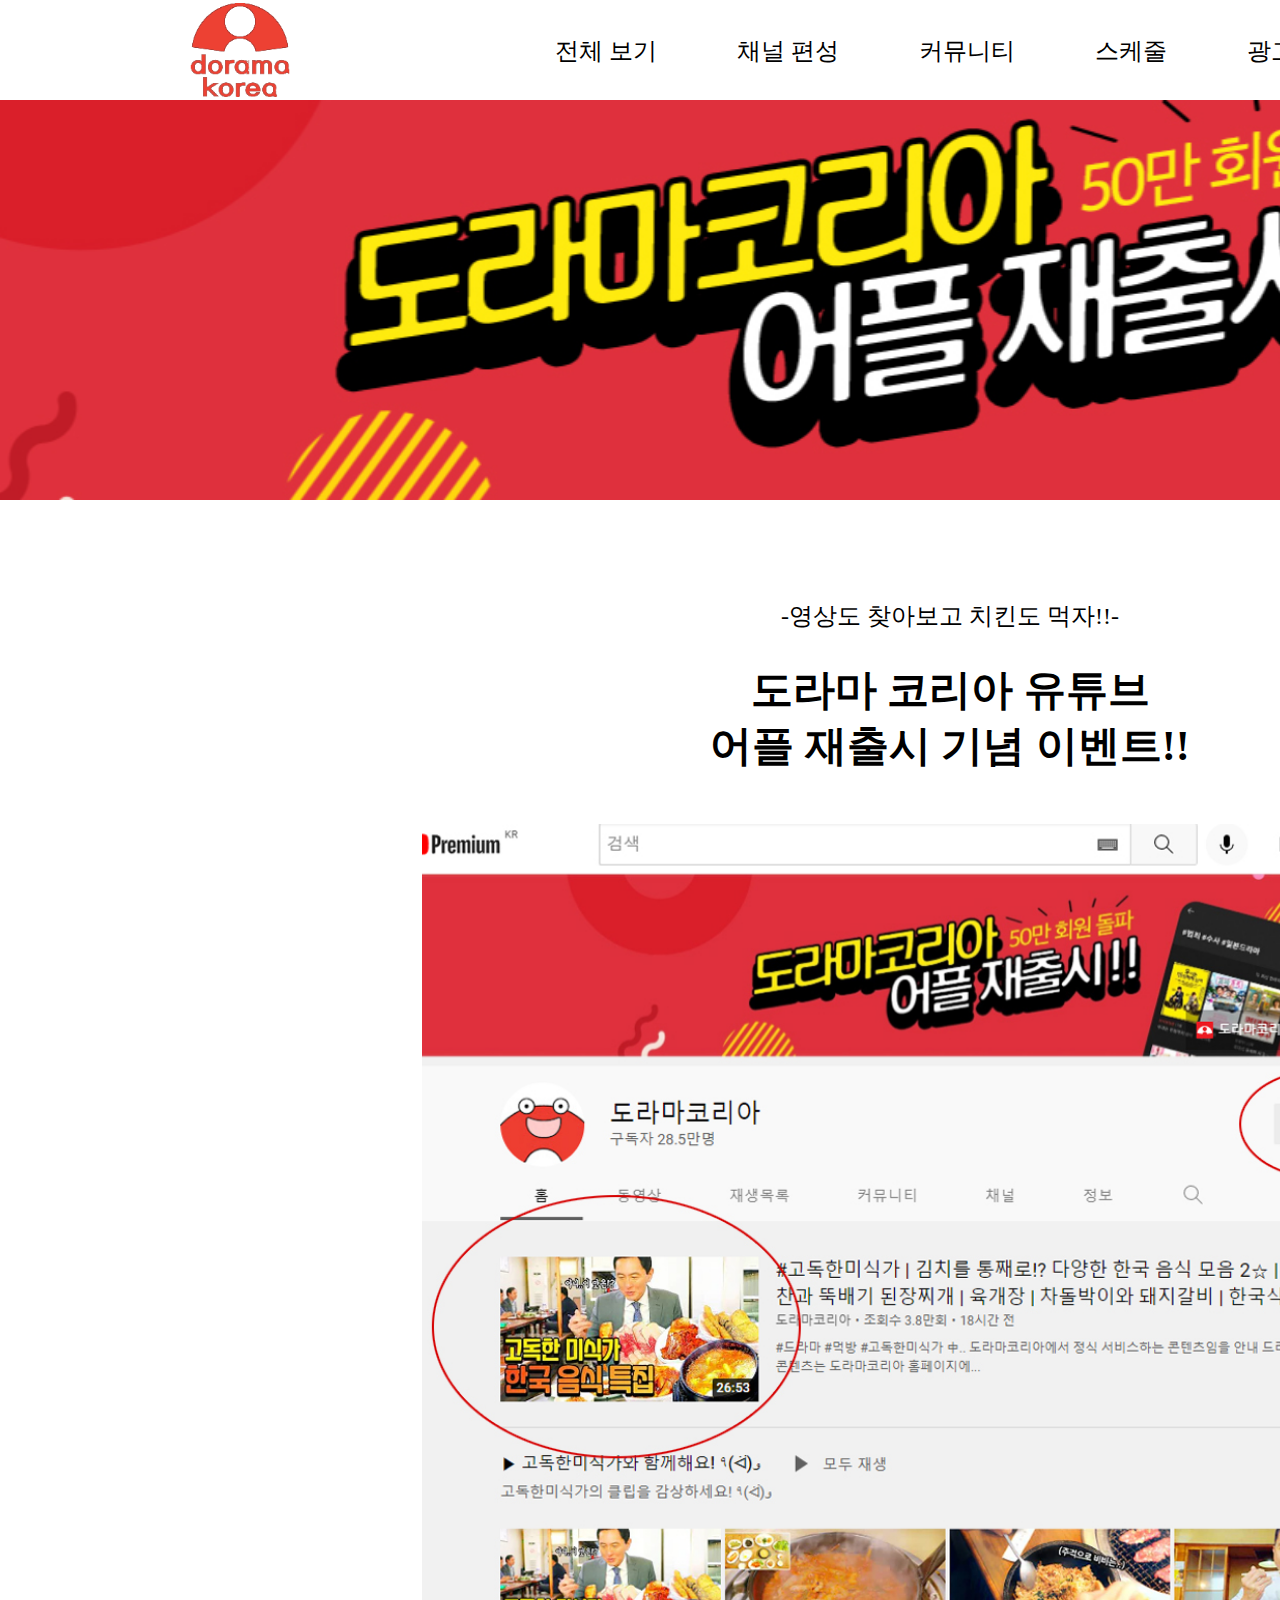
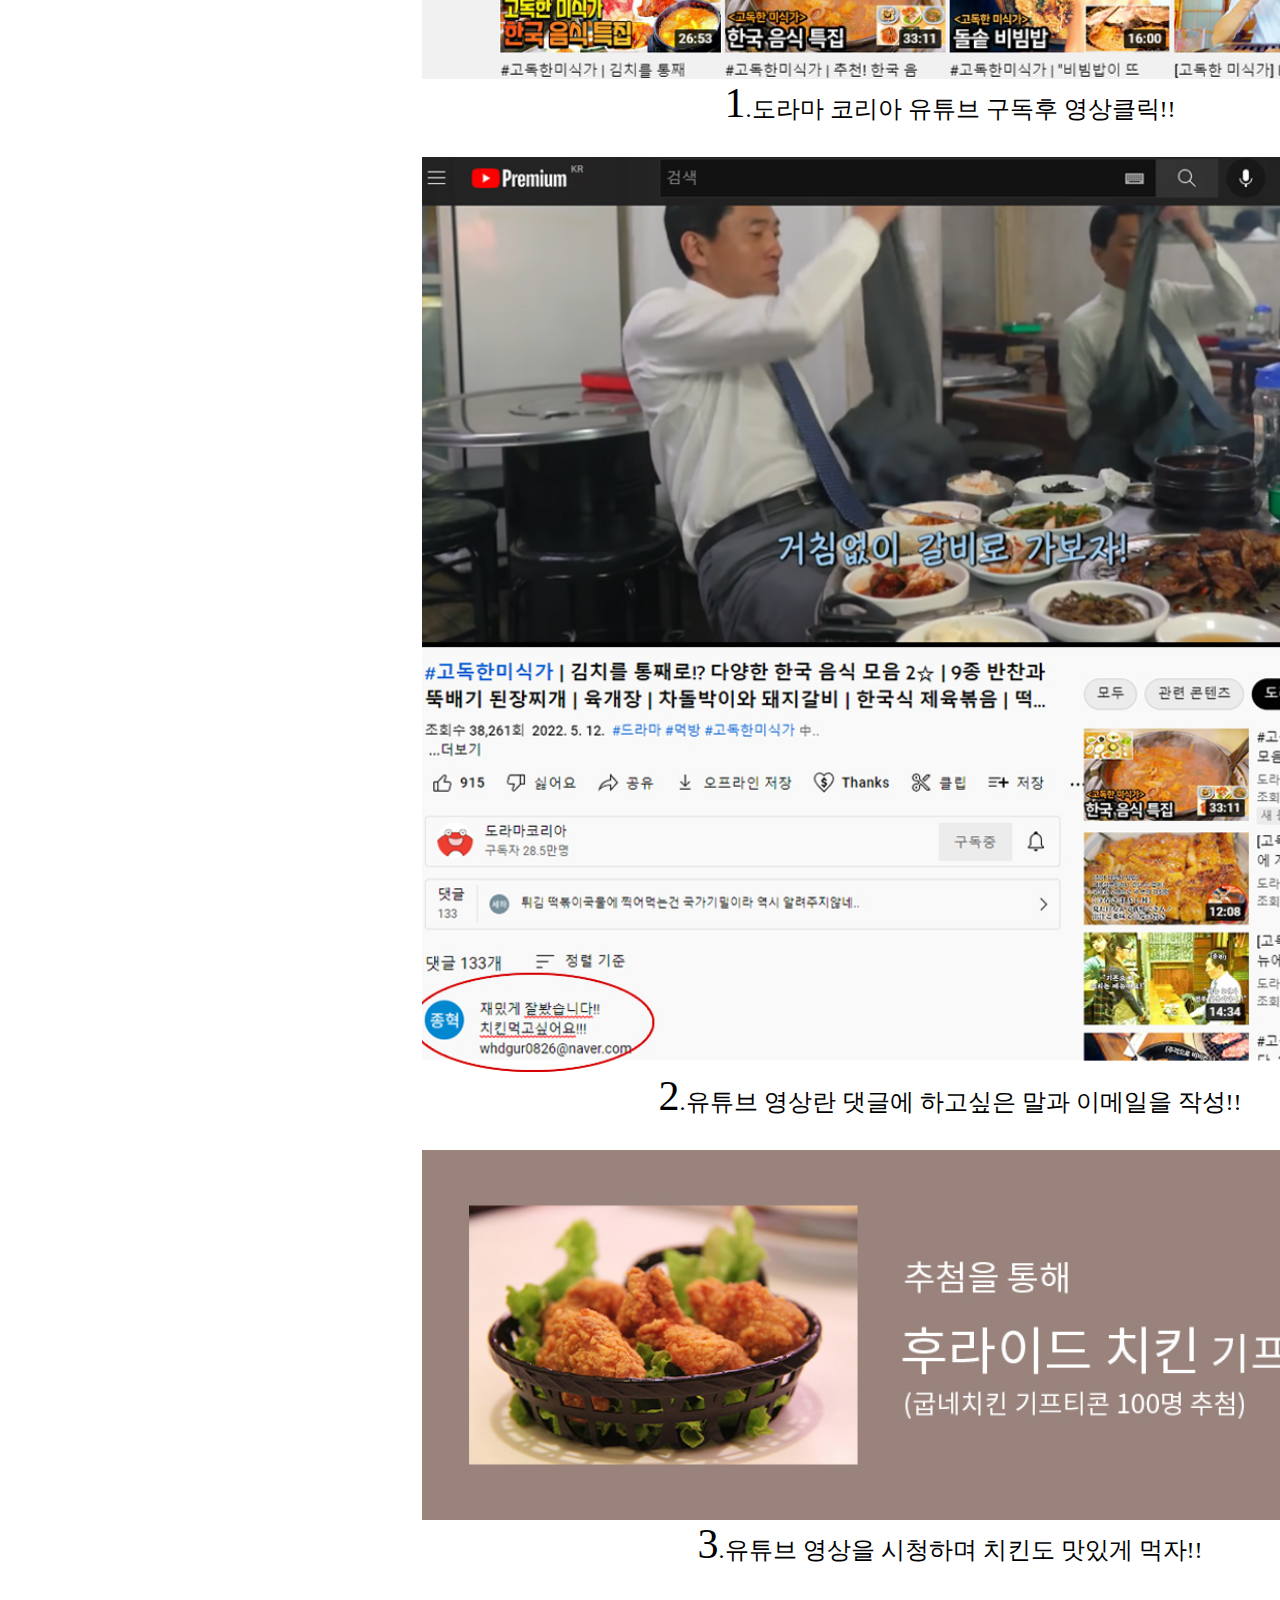
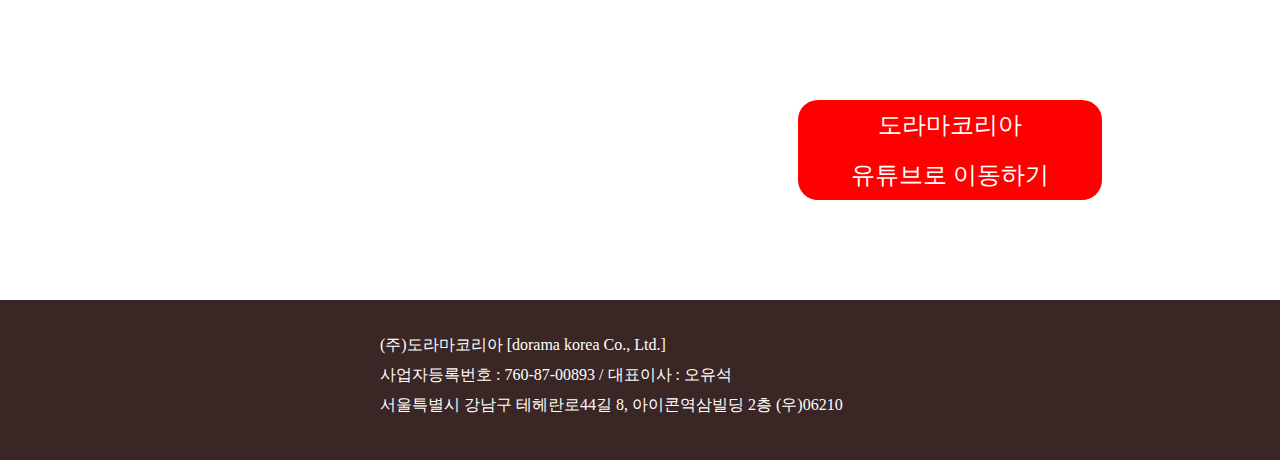
<file: event.html>
<!DOCTYPE html>
<html lang="ko" dir="ltr">
  <head>
    <meta charset="utf-8">
    <meta name="viewport" content="width=device-width">
    <title>도라마코리아 이벤트</title>
    <link rel="stylesheet" href="css/common.css">
    <link rel="stylesheet" href="css/common2.css">
    <script src="js/jquery-3.6.0.js"></script>
    <script src="js/common.js" defer></script>
  </head>
  <body>
    <header id="subHead">
      <div class="subHeadUl">
        <h1><a href="https://jonghyug.github.io/dorama/index.html">도라마코리아</a></h1>
        <ul class="subUl1">
          <li><a href="https://jonghyug.github.io/dorama/index.html">전체 보기</a></li>
          <li><a href="https://jonghyug.github.io/dorama/index.html">채널 편성</a></li>
          <li><a href="https://jonghyug.github.io/dorama/index.html">커뮤니티</a></li>
          <li><a href="https://jonghyug.github.io/dorama/index.html">스케줄</a></li>
          <li><a href="https://jonghyug.github.io/dorama/index.html">광고 / 제휴</a></li>
        </ul>
        <ul class="subUl2">
          <li><a href="https://jonghyug.github.io/dorama/index.html">로그인</a></li>
          <li><a href="https://jonghyug.github.io/dorama/index.html">회원가입</a></li>
        </ul>
      </div>
    </header>

      <header id="subHead2">
        <div class="subHeadUl2">
          <h1><a href="https://jonghyug.github.io/dorama/index.html">도라마코리아</a></h1>
        </div>
        <div class="subUl2">
          <ul class="subUl12">
            <li><a href="https://jonghyug.github.io/dorama/index.html">도라마코리아 홈</a></li>
            <li><a href="#">전체 보기</a></li>
            <li><a href="#">채널 편성</a></li>
            <li><a href="#">커뮤니티</a></li>
            <li><a href="#">스케줄</a></li>
            <li><a href="#">광고 / 제휴</a></li>
            <li><a href="#">로그인</a></li>
            <li><a href="#">회원가입</a></li>
          </ul>
        </div>
      </header>


      <section id="eventTitle">
        <h2>도라마코리아 이벤트</h2>
      </section>

      <section id="eventSea">
        <div class="eventSea">
          <p>-영상도 찾아보고 치킨도 먹자!!-</p>
          <h2>도라마 코리아 유튜브<br>어플 재출시 기념 이벤트!!</h2>
        <p class="event1"></p>
        <p><span>1</span>.도라마 코리아 유튜브 구독후 영상클릭!!</p>
        <p class="event2"></p>
        <p><span>2</span>.유튜브 영상란 댓글에 하고싶은 말과 이메일을 작성!!</p>
        <p class="event3"></p>
        <p><span>3</span>.유튜브 영상을 시청하며 치킨도 맛있게 먹자!!</p>
        </div>
        <div class="eventYou">
          <p><a href="https://www.youtube.com/results?search_query=%EB%8F%84%EB%9D%BC%EB%A7%88%EC%BD%94%EB%A6%AC%EC%95%84">도라마코리아 <br>유튜브로 이동하기</a></p>
        </div>
      </section>

      <footer>
        <div class="foot">
        <p>
          (주)도라마코리아 [dorama korea Co., Ltd.] <br>
          사업자등록번호 : 760-87-00893 / 대표이사 : 오유석<br>
          서울특별시 강남구 테헤란로44길 8, 아이콘역삼빌딩 2층 (우)06210
        </p>
        <ul>
          <li class="face"><a href="https://jonghyug.github.io/dorama/index.html"></a></li>
          <li class="twi"><a href="https://jonghyug.github.io/dorama/index.html"></a></li>
          <li class="ins"><a href="https://jonghyug.github.io/dorama/index.html"></a></li>
        </ul>



      </footer>
  </body>
</html>
</file>
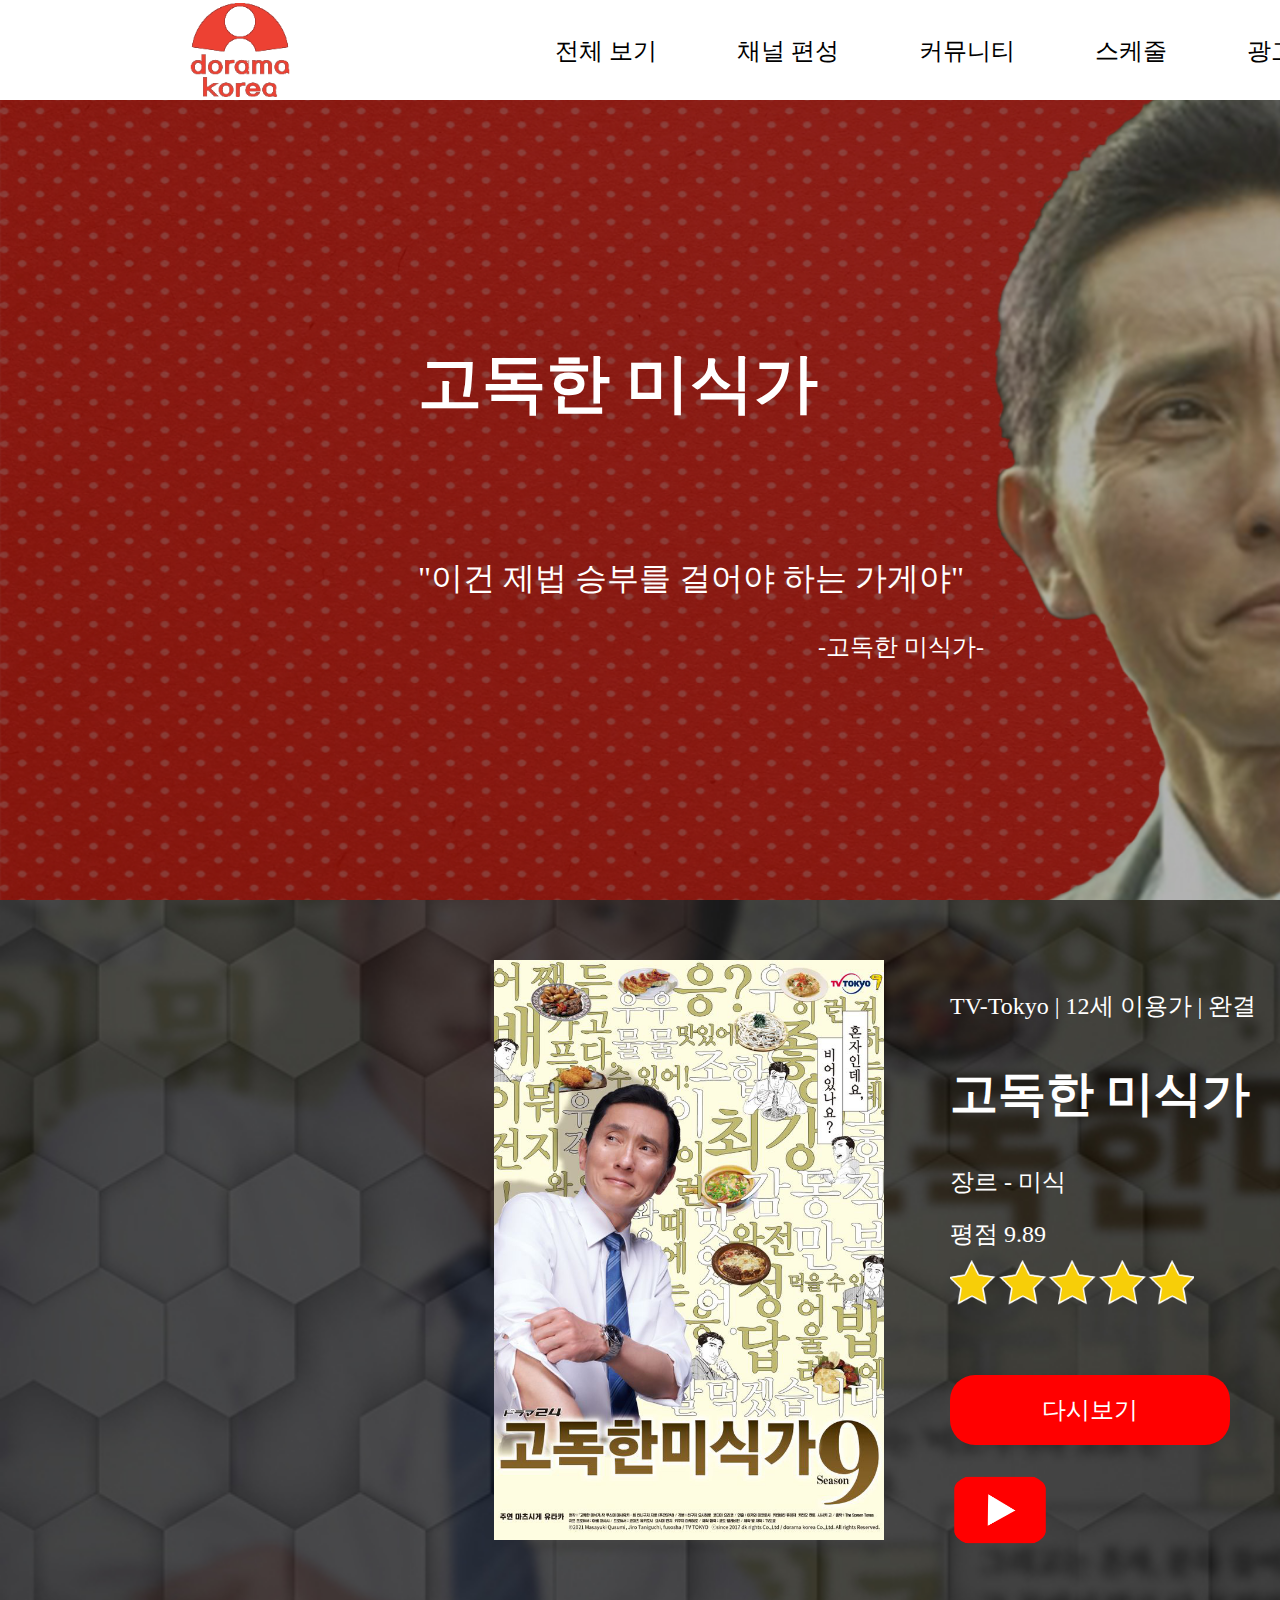
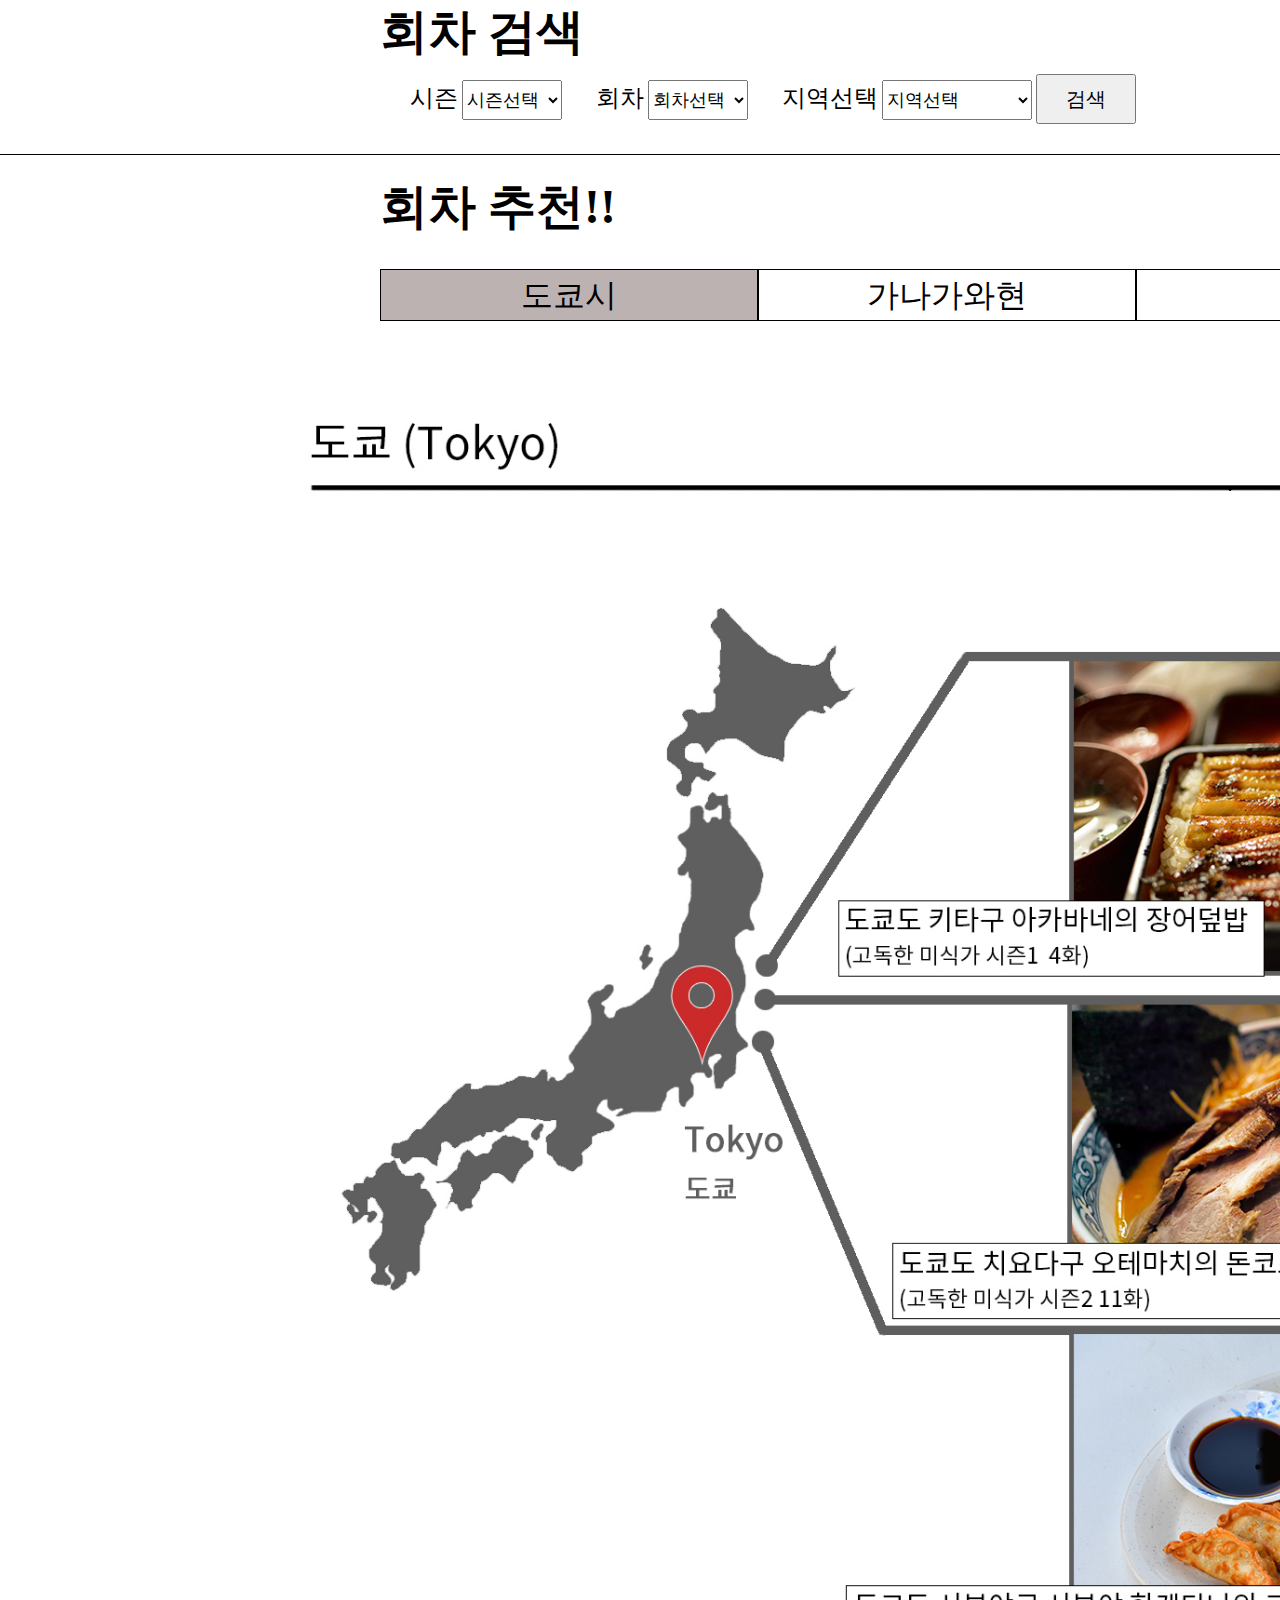
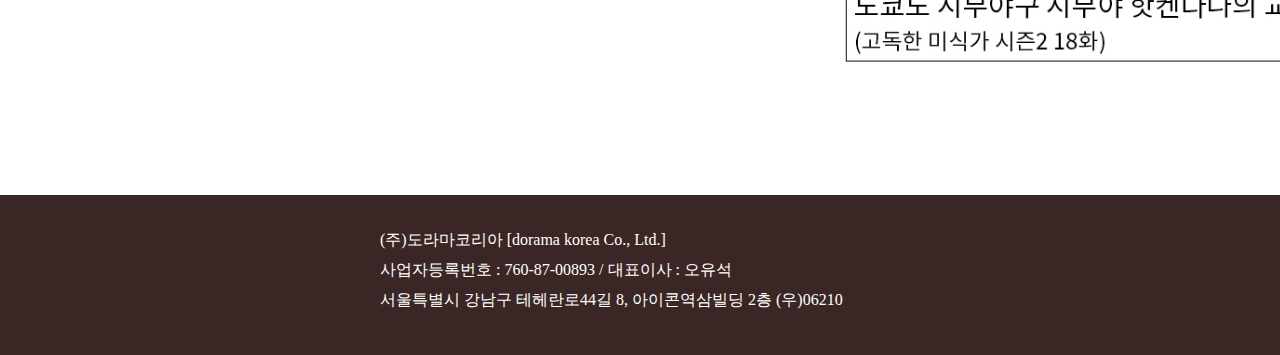
<file: foodSub.html>
<!DOCTYPE html>
<html lang="ko" dir="ltr">
  <head>
    <meta charset="utf-8">
    <meta name="viewport" content="width=device-width">
    <title>고독한 미식가 회차정보</title>
    <link rel="stylesheet" href="css/common.css">
    <link rel="stylesheet" href="css/common1.css">
    <script src="js/jquery-3.6.0.js"></script>
    <script src="js/common.js" defer></script>
  </head>
  <body>
    <header id="subHead">
      <div class="subHeadUl">
        <h1><a href="https://jonghyug.github.io/dorama/">도라마코리아</a></h1>
        <ul class="subUl1">
          <li><a href="https://jonghyug.github.io/dorama/">전체 보기</a></li>
          <li><a href="https://jonghyug.github.io/dorama/">채널 편성</a></li>
          <li><a href="https://jonghyug.github.io/dorama/">커뮤니티</a></li>
          <li><a href="https://jonghyug.github.io/dorama/">스케줄</a></li>
          <li><a href="https://jonghyug.github.io/dorama/">광고 / 제휴</a></li>
        </ul>
        <ul class="subUl2">
          <li><a href="https://jonghyug.github.io/dorama/">로그인</a></li>
          <li><a href="https://jonghyug.github.io/dorama/">회원가입</a></li>
        </ul>
      </div>
    </header>

    <header id="subHead2">
      <div class="subHeadUl2">
        <h1><a href="#">도라마코리아</a></h1>
      </div>
      <div class="subUl2">
        <ul class="subUl12">
          <li><a href="index.html">도라마코리아 홈</a></li>
          <li><a href="#">전체 보기</a></li>
          <li><a href="#">채널 편성</a></li>
          <li><a href="#">커뮤니티</a></li>
          <li><a href="#">스케줄</a></li>
          <li><a href="#">광고 / 제휴</a></li>
          <li><a href="#">로그인</a></li>
          <li><a href="#">회원가입</a></li>
        </ul>
      </div>
    </header>

    <section id="subTitle">
      <div class="subFood">
        <h2>고독한 미식가</h2>
        <p>"이건 제법 승부를 걸어야 하는 가게야"</p>
        <span>-고독한 미식가-</span>
      </div>
    </section>

    <section id="foodSea">
      <div class="foodSea">
        <p class="foodimg"></p>
        <div class="foodSear">
          <p>TV-Tokyo | 12세 이용가 | 완결</p>
          <h2>고독한 미식가</h2>
          <p>장르 - 미식</p>

          <p>평점 9.89</p>
          <p class="star"></p>

          <p class="btt"><a href="https://jonghyug.github.io/dorama/event.html">다시보기</a></p>
          <p class="bttt"><a href="https://www.youtube.com/results?search_query=%EB%8F%84%EB%9D%BC%EB%A7%88%EC%BD%94%EB%A6%AC%EC%95%84"></a></p>
        </div>
      </div>

    </section>

    <section id="searchBar">
      <div class="searchBar">
        <h2>회차 검색</h2>
        <label for="season">시즌</label>
        <select id="season">
          <option value="sea0">시즌선택</option>
          <option value="sea1">시즌1</option>
          <option value="sea2">시즌2</option>
          <option value="sea3">시즌3</option>
          <option value="sea4">시즌4</option>
          <option value="sea5">시즌5</option>
          <option value="sea6">시즌6</option>
          <option value="sea7">시즌7</option>
          <option value="sea8">시즌8</option>
          <option value="sea9">시즌9</option>
        </select>

        <label for="num">회차</label>
        <select id="num">
          <option value="num0">회차선택</option>
          <option value="num1">1화</option>
          <option value="num2">2화</option>
          <option value="num3">3화</option>
          <option value="num4">4화</option>
          <option value="num5">5화</option>
          <option value="num6">6화</option>
          <option value="num7">7화</option>
          <option value="num8">8화</option>
          <option value="num9">9화</option>
          <option value="num10">10화</option>
          <option value="num11">11화</option>
          <option value="num12">12화</option>
          <option value="num13">13화</option>
          <option value="num14">14화</option>
          <option value="num15">15화</option>
          <option value="num16">16화</option>
          <option value="num17">17화</option>
          <option value="num18">18화</option>
          <option value="num19">19화</option>
          <option value="num20">특별화</option>
        </select>

        <label for="world">지역선택</label>
        <select id="world">
          <option value="world0">지역선택</option>
          <option value="world1">도쿄도</option>
          <option value="world2">가나가와현</option>
          <option value="world3">사이타마현</option>
          <option value="world4">스즈오카</option>
          <option value="world5">오사카시</option>
          <option value="world6">군마현</option>
          <option value="world7">대한민국</option>
          <option value="world8">그 외 지역</option>
        </select>

        <button id="search" type="button" name="button">검색</button>
      </div>
    </section>

    <section id="cha">
      <div class="chart">
        <h2 class="chah">회차 추천!!</h2>
        <ul class="cha">
          <li class="ch1 an"><a href="#">도쿄시</a></li>
          <li class="ch2"><a href="#">가나가와현</a></li>
          <li class="ch3"><a href="#">한국</a></li>
        </ul>
      </div>

      <div class="chaImg">
        <p class="chImg chImg1"></p>
        <p class="chImg chImg2"></p>
        <p class="chImg chImg3"></p>
      </div>
    </section>

    <section id="cha2">
      <h2>회차 추천!</h2>
      <div class="chaImg2">
        <p class="chImg1 chImg12"></p>
        <p class="chImg1 chImg22"></p>
        <p class="chImg1 chImg32"></p>
      </div>

    </section>

    <footer>
      <div class="foot">
      <p>
        (주)도라마코리아 [dorama korea Co., Ltd.] <br>
        사업자등록번호 : 760-87-00893 / 대표이사 : 오유석<br>
        서울특별시 강남구 테헤란로44길 8, 아이콘역삼빌딩 2층 (우)06210
      </p>
      <ul>
        <li class="face"><a href="https://jonghyug.github.io/dorama/"></a></li>
        <li class="twi"><a href="https://jonghyug.github.io/dorama/"></a></li>
        <li class="ins"><a href="https://jonghyug.github.io/dorama/"></a></li>
      </ul>



    </footer>
  </body>
</html>
</file>
<file: css/common.css>
@charset "utf-8";

@font-face {
    font-family: '양진체';
    src: url('https://cdn.jsdelivr.net/gh/supernovice-lab/font@0.9/yangjin.woff') format('woff');
    font-weight: normal;
    font-style: normal;
}

body, h1,h2,h3,p,ul,li,div,button { margin: 0; padding: 0; }
ul li { list-style: none;}
a { text-decoration: none;}


body { width:100%; height:100vh; min-width:600px; min-height:100vh;}
/* 전체화면시 */
#head { width:9.4%; height:100vh; position:relative; z-index:999;
        background:url(../images/headerTag.jpg) no-repeat center / cover;}
#head h1 { width:80%; height:15%;  text-indent: -999px; overflow:hidden;
          position:absolute; top:2%; left: 10%;
           background:url(../images/mark.png) no-repeat center / cover; }
#head h1 a { width:100%; height:100%; display: block; }

#head .headUl { width:100%; }
#head .headUl ul { position:absolute; top:20vh; left: 0; text-align: right; width:100%; }
#head .headUl ul li { width:100%; line-height:50px; font-size: 18px; border-top: 1px solid #fff;
                         border-bottom: 1px solid #fff;  margin-bottom:10px;
                         background:rgba(255, 255, 255, 0.2);
                         border-radius: 10px 0 0 10px; }

#head #bt1 { background:url(../images/button1.png) no-repeat 15px center / 30px;}
#head #bt2 { background:url(../images/button2.png) no-repeat 15px center / 30px;  }
#head #bt3 { background:url(../images/button3.png) no-repeat 15px center / 30px; }
#head #bt4 { background:url(../images/button4.png) no-repeat 15px center / 30px;  }
#head #bt5 { background:url(../images/button5.png) no-repeat 15px center / 30px;  }

#head #bt1:hover { background:#fff; }
#head #bt2:hover { background:#fff; }
#head #bt3:hover { background:#fff; }
#head #bt4:hover { background:#fff; }
#head #bt5:hover { background:#fff; }

#head #bt1 a:hover { background:url(../images/button12.png) no-repeat 30px center / 30px; }
#head #bt2 a:hover { background:url(../images/button22.png) no-repeat 30px center / 30px;  }
#head #bt3 a:hover { background:url(../images/button32.png) no-repeat 30px center / 30px; }
#head #bt4 a:hover { background:url(../images/button42.png) no-repeat 30px center / 30px;  }
#head #bt5 a:hover { background:url(../images/button52.png) no-repeat 30px center / 30px;  }

#head .headUl ul li a { width:100%; height:100%; display: block; margin-left:-15px; color:#fff;}
#head .headUl ul li a:hover { width:100%; border-radius: 10px 0 0 10px; background:#fff; color:#000;  }

.sns { width:100%; height:180px; position:absolute; top:80vh; left:10px; }
.sns ul{ float:left; width:100%; height:100%; }
.sns ul li { width: 40%; height:40%; margin:2.5%;
              float:left; text-indent: -999px; overflow:hidden; }
.sns ul li a { width:100%; height:100%; display: block;}

.sns ul .facebook { background:url(../images/facebook.png) no-repeat center / cover; }
.sns ul .twiter { background:url(../images/twiter.png) no-repeat center / cover; }
.sns ul .insta { background:url(../images/instagr.png) no-repeat center / cover; }
.sns ul .call { background:url(../images/tell.png) no-repeat center / cover; }

.sns ul .facebook:hover { background:url(../images/facebook2.png) no-repeat center / cover; }
.sns ul .twiter:hover { background:url(../images/twiter2.png) no-repeat center / cover; }
.sns ul .insta:hover { background:url(../images/instagr2.png) no-repeat center / cover; }
.sns ul .call:hover { background:url(../images/tell2.png) no-repeat center / cover; }

#head2 { display: none; }

#doramatit { width:100%; height:100vh; position:absolute; top:0; left:0; background:#fff; z-index:9999; opacity:1; }
.doramatit { width:220px; height: 220px; margin: 0 auto; }
.doramatit1 { width:143px; height: 72px; background:url(../images/doramatit1.png) no-repeat center / cover; margin-top:100%; margin-left:25%; opacity:0;  }
.doramatit2 { width:146px; height: 64px; background:url(../images/doramatit2.png) no-repeat center / cover; margin-top:5%; margin-left:25%; opacity:0; }

#search1 { width:160px; height:29px; position:absolute; top:30px; left:1730px; display:block;  }
.search { width:120px; height:20px; color:#fff; background:url(../images/searchbar.png) no-repeat center / cover; border: 0; }
.searchbtn { width:30px; height: 30px; position: absolute; top:0px; left:130px; border:0; background:url(../images/searchbtn.png) no-repeat center / cover;}
.searchbtn:hover { background:url(../images/searchbtn1.png) no-repeat center / cover; }

#tvPro { width:90.6%; height:100vh; position:absolute; top:0; left:9.4%; }
.tvPro { width:100%; height:100vh; overflow:hidden; }
.tvPro #sliderList { width:400%; height:100vh; }
.tvPro #sliderList .slider { width:25%; height:100vh; float: left; }

.slider1 { position:relative; background:url(../images/food.jpg) no-repeat center / cover; }
.slider1::before { content:""; position:absolute;top:0; right: 0; width:45%; height:100%;
                    background: rgba(0,0,0,0.7); }

.slider1 > div { width:30%; position:absolute; top: 200px; left:60%; box-sizing: border-box;}
.slider1 > div > span { color:#fff; font-size:24px; }
.slider1 > div > h2 { color:#fff; font-size: 64px; padding: 5px 0; font-weight:lighter; font-family: '양진체'; }
.slider1 > div > p { color:#fff; font-size:20px; padding-top:30px; padding-left:50px; }
.slider1 > div > .star { width:194px; height:15px; margin-top:10px; margin-left:50px;
                         background:url(../images/star.png) no-repeat center / cover; }

.slider1 .stove1 { width:100%; height:95px; margin-top:50px; margin-left:50px;
                      box-sizing: border-box; }
.slider1 .stove1 button { width:49.2%; height:91px; border:2px solid #fff; float: left;
                        background:#000;  font-size:36px; text-align: center; line-height:91px; }
.slider1 .stove1 button a { width:100%; height:100%; color:#fff; display:block; }
.slider1 .stove1 button:hover{ background:#6b0000; }

.slider2 { position:relative; background:url(../images/miu404.jpg) no-repeat center / cover; }
.slider2::before { content:""; position:absolute;top:0; right:0; width:45%; height:100%;
                    background: rgba(0,0,0,0.7);  }

.slider2 > div { width:30%; position:absolute; top:200px; left: 60%; box-sizing: border-box;}
.slider2 > div > h2 { color:#fff; font-size: 78px; font-weight: lighter; text-transform: uppercase;
                      padding-bottom:10px;  }
.slider2 > div > span { color:#fff; font-size:22px; }
.slider2 > div > .tol { color:#fff; padding-top:10px;margin-left:-50px; }
.slider2 > div > p { color:#fff; padding-top:62px;font-size:20px; padding-left:50px; padding-bottom:10px; }
.slider2 > div > .star { width:244px; height:45px; padding-top:10px; padding-left:50px; margin-left:50px; box-sizing: border-box;
                         background:url(../images/star.png) no-repeat center / cover;  }

.slider2 .stove2 { width:100%; height:95px; margin-top:50px; margin-left:50px;
                   box-sizing: border-box;  }
.slider2 .stove2 button { width:49.2%; height:91px; border:2px solid #fff; float: left;
                     font-size:36px; background:#000; text-align: center; line-height:91px; }
.slider2 .stove2 button a { width:100%; height:100%; color:#fff; display:block; }
.slider2 .stove2 button:hover{ background:#6b0000; }


.slider3 { position:relative; background:url(../images/house.jpg) no-repeat center / cover; }
.slider3::before { content:""; position:absolute;top:0; right:0; width:45%; height:100%;
                    background: rgba(0,0,0,0.7);  }

.slider3 > div { width:30%; position:absolute; top:160px; left: 60%; box-sizing: border-box;}
.slider3 > div > span { color:#fff; font-size:16px; line-height: 40px; }
.slider3 > div > h2 { color:#fff; font-size: 48px; font-weight: lighter; text-transform: uppercase;
                      padding-top:20px; padding-bottom:10px;  }
.slider3 > div > p { color:#fff; padding-top:97px;font-size:20px; padding-left:50px; padding-bottom:10px; }
.slider3 > div > .star { width:244px; height:45px; padding-top:10px; padding-left:50px; margin-left:50px; box-sizing: border-box;
                        background:url(../images/star.png) no-repeat center / cover;  }

.slider3 .stove3 { width:100%; height:95px; margin-top:50px; margin-left:50px;
                   box-sizing: border-box;  }
.slider3 .stove3 button { width:49.2%; height:91px; border:2px solid #fff; float: left; background:#000;
                     font-size:36px; text-align: center; line-height:91px; }
.slider3 .stove3 button a { width:100%; height:100%; color:#fff; display:block; }
.slider3 .stove3 button:hover{ background:#6b0000; }

.slider4 { position:relative; background:url(../images/night.jpg) no-repeat center / cover; }
.slider4::before { content:""; position:absolute;top:0; right:0; width:45%; height:100%;
                    background: rgba(0,0,0,0.7);  }

.slider4 > div { width:30%; position:absolute; top: 178px; left:60%; box-sizing: border-box;}
.slider4 > div > span { color:#fff; font-size:20px; line-height: 40px; }
.slider4 > div > h2 { color:#fff; font-size: 64px; padding-top: 15px; }
.slider4 > div > h3 { color:#fff; font-size:48px; font-weight:lighter; padding-left: 170px; }
.slider4 > div > p { color:#fff; font-size:20px; padding-top:30px; padding-left:50px; }
.slider4 > div > .star { width:194px; height:15px; margin-top:10px; margin-left:50px;
                         background:url(../images/star.png) no-repeat center / cover; }

.slider4 .stove4 { width:100%; height:95px; margin-top:50px; margin-left:50px;
                   box-sizing: border-box; }
.slider4 .stove4 button { width:49.2%; height:91px; border:2px solid #fff; float: left;
                    background:#000;  font-size:36px; text-align: center; line-height:91px; }
.slider4 .stove4 button a { width:100%; height:100%; color:#fff; }
.slider4 .stove4 button:hover{ background:#6b0000; }


.Btn { position: absolute; top:95vh; left: 56%; }
.Btn ul { width: 190px; height:26px; }
.Btn ul li{ float: left; width:26px; height:26px; margin: 0 10px; border-radius:13px; background:#fff;
            text-indent: -999px; overflow:hidden; }
.Btn ul li a{ width:100%; height:100%; display: block; }

.Btn ul .on { background:#000; border:1px solid #fff; }



footer { display: none; }
#eventTitle
{
        display: none;
 }
@media screen and ( min-width:801px ) and (max-width:1900px) {
 /*창을 줄였을 경우 */
body { min-width:1900px; min-height:937px; max-width:1900px; max-height:937px; }

#head { width:180px; height:937px; position:relative;
        background:url(../images/headerTag.jpg) no-repeat center / cover;}
#head h1 { width:130px; height:130px;  text-indent: -999px; overflow:hidden;
          position:absolute; top:10px; left: 25px;
           background:url(../images/mark.png) no-repeat center / cover; }
#head h1 a { width:100%; height:100%; display: block; }

#head .headUl { width:180px; }
#head .headUl ul { position:absolute; top:170px; left: 0; text-align: right;}
#head .headUl ul li { width:180px; line-height:50px; font-size: 18px;
                     background:rgba(0,0,0,0.2); }
#head .headUl ul li a { width:100%; height:100%; display: block; color:#fff; }
#head .headUl ul li a:hover { width:100%; border-radius: 10px 0 0 10px; background:#fff; color:#000;  }



#head #bt1 { background:url(../images/button1.png) no-repeat 15px center / 30px; }
#head #bt2 { background:url(../images/button2.png) no-repeat 15px center / 30px;  }
#head #bt3 { background:url(../images/button3.png) no-repeat 15px center / 30px; }
#head #bt4 { background:url(../images/button4.png) no-repeat 15px center / 30px;  }
#head #bt5 { background:url(../images/button5.png) no-repeat 15px center / 30px;  }

#head #bt1:hover { background:#fff; }
#head #bt2:hover { background:#fff; }
#head #bt3:hover { background:#fff; }
#head #bt4:hover { background:#fff; }
#head #bt5:hover { background:#fff; }

#head #bt1 a:hover { background:url(../images/button12.png) no-repeat 30px center / 30px; }
#head #bt2 a:hover { background:url(../images/button22.png) no-repeat 30px center / 30px;  }
#head #bt3 a:hover { background:url(../images/button32.png) no-repeat 30px center / 30px; }
#head #bt4 a:hover { background:url(../images/button42.png) no-repeat 30px center / 30px;  }
#head #bt5 a:hover { background:url(../images/button52.png) no-repeat 30px center / 30px;  }

.sns { width:180px; height:180px; position:absolute; top:750px; }
.sns ul{ float:left; }
.sns ul li { width: 70px; height:70px; margin: 5px;
              float:left; text-indent: -999px; overflow:hidden; }
.sns ul li a { width:100%; height:100%; display: block;}

.sns ul .facebook { background:url(../images/facebook.png) no-repeat center / cover; }
.sns ul .twiter { background:url(../images/twiter.png) no-repeat center / cover; }
.sns ul .insta { background:url(../images/instagr.png) no-repeat center / cover; }
.sns ul .call { background:url(../images/tell.png) no-repeat center / cover; }

.sns ul .facebook:hover { background:url(../images/facebook2.png) no-repeat center / cover; }
.sns ul .twiter:hover { background:url(../images/twiter2.png) no-repeat center / cover; }
.sns ul .insta:hover { background:url(../images/instagr2.png) no-repeat center / cover; }
.sns ul .call:hover { background:url(../images/tell2.png) no-repeat center / cover; }

#head2 { display: none; }

#doramatit { width:100%; height:100vh; position:absolute; top:0; left:0; background:#fff; z-index:9999; opacity:1; }
.doramatit { width:220px; height: 220px; margin: 0 auto; }
.doramatit1 { width:143px; height: 72px; background:url(../images/doramatit1.png) no-repeat center / cover; margin-top:100%; margin-left:25%; opacity:0;  }
.doramatit2 { width:146px; height: 64px; background:url(../images/doramatit2.png) no-repeat center / cover; margin-top:5%; margin-left:25%; opacity:0; }

#tvPro { width:1740px; height:937px; position:absolute; top:0; left:180px; }
.tvPro { width:100%; height:937px; overflow:hidden; }
.tvPro #sliderList { width:400%; height:940px; }
.tvPro #sliderList .slider { width:25%; height:940px; float: left; }


.slider1 { position:relative; background:url(../images/food.jpg) no-repeat center / cover; }
.slider1::before { content:""; position:absolute;top:0; left:1000px; width:740px; height:100%;
                    background: rgba(0,0,0,0.7); }

.slider1 > div { position:absolute; top: 200px; left:1040px; box-sizing: border-box;}
.slider1 > div > span { color:#fff; font-size:24px; }
.slider1 > div > h2 { color:#fff; font-size: 64px; padding: 5px 0; }
.slider1 > div > p { color:#fff; font-size:20px; padding-top:30px; padding-left:50px; }
.slider1 > div > .star { width:194px; height:15px; margin-top:10px; margin-left:50px;
                         background:url(../images/star.png) no-repeat center / cover; }

.slider1 .stove1 { width:570px; height:95px; margin-top:50px; margin-left:50px;
                      box-sizing: border-box;  background:#000; }
.slider1 .stove1 button { width:285px; height:95px; border:2px solid #fff; float: left;
                          font-size:36px; text-align: center; line-height:91px; }
.slider1 .stove1 button a { width:100%; height:100%; color:#fff; }
.slider1 .stove1 button:hover{ background:#6b0000; }


.slider2 { position:relative; background:url(../images/miu404.jpg) no-repeat center / cover; }
.slider2::before { content:""; position:absolute;top:0; left:1000px; width:740px; height:100%;
                    background: rgba(0,0,0,0.7);  }

.slider2 > div { position:absolute; top:200px; left: 1040px; box-sizing: border-box;}
.slider2 > div > h2 { color:#fff; font-size: 78px; font-weight: lighter; text-transform: uppercase;
                      padding-bottom:10px;  }
.slider2 > div > span { color:#fff; font-size:22px; }
.slider2 > div > .tol { color:#fff; padding-top:10px;margin-left:-50px; }
.slider2 > div > p { color:#fff; padding-top:62px;font-size:20px; padding-left:50px; padding-bottom:10px; }
.slider2 > div > .star { width:244px; height:45px; padding-top:10px; padding-left:50px; margin-left:50px; box-sizing: border-box;
                         background:url(../images/star.png) no-repeat center / cover;  }

.slider2 .stove2 { width:570px; height:95px; margin-top:50px; margin-left:50px;
                   box-sizing: border-box;  background:#000; }
.slider2 .stove2 button { width:285px; height:95px; border:2px solid #fff; float: left;
                     font-size:36px; text-align: center; line-height:91px; }
.slider2 .stove2 button a { width:100%; height:100%; color:#fff; }
.slider2 .stove2 button:hover{ background:#6b0000; }


.slider3 { position:relative; background:url(../images/house.jpg) no-repeat center / cover; }
.slider3::before { content:""; position:absolute;top:0; left:1000px; width:740px; height:100%;
                    background: rgba(0,0,0,0.7);  }

.slider3 > div { position:absolute; top:160px; left: 1040px; box-sizing: border-box;}
.slider3 > div > span { color:#fff; font-size:20px; line-height: 40px; }
.slider3 > div > h2 { color:#fff; font-size: 64px; font-weight: lighter; text-transform: uppercase;
                      padding-top:20px; padding-bottom:10px;  }
.slider3 > div > p { color:#fff; padding-top:97px;font-size:20px; padding-left:50px; padding-bottom:10px; }
.slider3 > div > .star { width:244px; height:45px; padding-top:10px; padding-left:50px; margin-left:50px; box-sizing: border-box;
                        background:url(../images/star.png) no-repeat center / cover;  }

.slider3 > div > ul { width:570px; height:95px; margin-top:50px; margin-left:50px;
                      box-sizing: border-box;  background:#000;}
.slider3 > div > ul li { width:281px; height:91px; border:2px solid #fff; float: left;
                         font-size:36px; text-align: center; line-height:91px; }
.slider3 > div > ul li a { width:100%; height:100%; color:#fff; }

.slider3 > div > ul li:hover{ background:#6b0000; }

.slider3 .stove3 { width:570px; height:95px; margin-top:50px; margin-left:50px;
                   box-sizing: border-box;  background:#000; }
.slider3 .stove3 button { width:285px; height:95px; border:2px solid #fff; float: left;
                     font-size:36px; text-align: center; line-height:91px; }
.slider3 .stove3 button a { width:100%; height:100%; color:#fff; }
.slider3 .stove3 button:hover{ background:#6b0000; }


.slider4 { position:relative; background:url(../images/night.jpg) no-repeat center / cover; }
.slider4::before { content:""; position:absolute;top:0; left:1000px; width:740px; height:100%;
                    background: rgba(0,0,0,0.7);  }

.slider4 > div { position:absolute; top: 178px; left:1040px; box-sizing: border-box;}
.slider4 > div > span { color:#fff; font-size:20px; line-height: 40px; }
.slider4 > div > h2 { color:#fff; font-size: 64px; padding-top: 15px; }
.slider4 > div > h3 { color:#fff; font-size:48px; font-weight:lighter; padding-left: 170px; }
.slider4 > div > p { color:#fff; font-size:20px; padding-top:30px; padding-left:50px; }
.slider4 > div > .star { width:194px; height:15px; margin-top:10px; margin-left:50px;
                         background:url(../images/star.png) no-repeat center / cover; }

.slider4 .stove4 { width:570px; height:95px; margin-top:50px; margin-left:50px;
                   box-sizing: border-box;  background:#000; }
.slider4 .stove4 button { width:285px; height:95px; border:2px solid #fff; float: left;
                     font-size:36px; text-align: center; line-height:91px; }
.slider4 .stove4 button a { width:100%; height:100%; color:#fff; }
.slider4 .stove4 button:hover{ background:#6b0000; }

.Btn { position: absolute; top:890px; left: 1010px; }
.Btn ul { width: 190px; height:26px; }
.Btn ul li{ float: left; width:26px; height:26px; margin: 0 10px; border-radius:13px; background:#fff;
            text-indent: -999px; overflow:hidden; }
.Btn ul li a{ width:100%; height:100%; display: block; }

.Btn ul .on { background:#000; border:1px solid #fff; }

#search1 { width:160px; height:29px; position:absolute; top:30px; left:1730px; display:block; }
.search { width:120px; height:20px; color:#fff; background:url(../images/searchbar.png) no-repeat center / cover; border: 0; }
.searchbtn { width:30px; height: 30px; position: absolute; top:0px; left:130px; border:0; background:url(../images/searchbtn.png) no-repeat center / cover;}
.searchbtn:hover { background:url(../images/searchbtn1.png) no-repeat center / cover; }

footer { display: none; }
#eventTitle
{
        display: none;
 }
}

@media screen and ( max-width: 800px ) {

  body { overflow-x: hidden; height:1090px; }

  #head { width:180px; height:937px; position:relative; display: none;
          background:url(../images/headerTag.jpg) no-repeat center / cover;}
  #head h1 { width:150px; height:150px;  text-indent: -999px; overflow:hidden;
            position:absolute; top:0; left: 15px;
             background:url(../images/mark.png) no-repeat center / cover; }
  #head h1 a { width:100%; height:100%; display: block; }

  #head .headUl { width:180px; }
  #head .headUl ul { position:absolute; top:200px; left: 0; text-align: center;}
  #head .headUl ul li { width:180px; line-height:98px; font-size: 32px; }
  #head .headUl ul li a { width:100%; height:100%; display: block; color:#fff;}

  #head .headUl ul li a:hover { background:#fff; color:#000; font-size:32px; }

  .sns { width:180px; height:180px; position:absolute; top:750px; }
  .sns ul{ float:left; }
  .sns ul li { width: 70px; height:70px; margin: 10px;
                float:left; text-indent: -999px; overflow:hidden; }
  .sns ul li a { width:100%; height:100%; display: block;}

  .sns ul .facebook { background:url(../images/facebook.png) no-repeat center / cover; }
  .sns ul .twiter { background:url(../images/twiter.png) no-repeat center / cover; }
  .sns ul .insta { background:url(../images/instagr.png) no-repeat center / cover; }
  .sns ul .call { background:url(../images/tell.png) no-repeat center / cover; }



  #head2 { width:600px; max-width:600px; height:1130px; position:relative; display: block;
          background:#191919; overflow:hidden; }
  #head2 h1 { width:100%; height:100%; display:none; text-indent: -999px; overflow:hidden;
            position:absolute; top:0; left: 0;
             background:url(../images/mark.png) no-repeat center / cover; }
  #head2 h1 a { width:100%; height:100%; display: none; }

  #head2 .headUl2 { width:100%; display:block; margin:0 auto; }
  #head2 .headUl2 ul { position:absolute; top:600px; left:0; text-align: center; width:100%; }
  #head2 .headUl2 ul li { width:100%; line-height:72px; border-radius:20px; font-size: 1.8rem; border: 1px solid #fff;}
  #head2 .headUl2 ul li a { width:100%; height:100%; display: block;  color:#fff;}

  #head2 .headUl2 ul li a:hover { background:#39f; color:#fff; border-radius:20px; }

  .sns2 { width:600px; height:343px; position:absolute; top:1045px; left: 0;
          background:#3b2626; }
  .sns2 ul{ float:left; width:100%; margin-left:18%; }
  .sns2 ul li { width: 80px; height:80px; margin:0 1%;
                float:left; text-indent: -999px; overflow:hidden; }
  .sns2 ul li a { width:100%; height:100%; display: block;}

  .sns2 ul .facebook2 { background:url(../images/facebook.png) no-repeat center / cover; }
  .sns2 ul .twiter2 { background:url(../images/twiter.png) no-repeat center / cover; }
  .sns2 ul .insta2 { background:url(../images/instagr.png) no-repeat center / cover; }
  .sns2 ul .call2 { background:url(../images/tell.png) no-repeat center / cover; }

  #doramatit { width:0; display:none; }

  #tvPro { width:600px; height:600px; position:absolute; top:0; left:0; }
  .tvPro { width:100%; height:600px; overflow:hidden; }
  .tvPro #sliderList { width:400%; height:600px; }
  .tvPro #sliderList .slider { width:25%; height:600px; float: left; }


  .slider1 { position:relative; background:url(../images/food.jpg) no-repeat center / cover; }
  .slider1::before { content:""; position:absolute;top:0; left:0; width:100%; height:100%;
                    background: rgba(0,0,0,0.7); }

  .slider1 > div { width:70%; position:absolute; top: 50px; left:15%; box-sizing: border-box;}
  .slider1 > div > span { color:#fff; font-size:1rem; padding-bottom:20px; }
  .slider1 > div > h2 { color:#fff; font-size: 2rem; padding: 5px 0; }
  .slider1 > div > p { color:#fff; font-size:1.6rem; margin-top:25px; padding-top:30px; padding-left:2%; }
  .slider1 > div > .star { width:240px; height:15px; margin-top:10px;padding-left:2%;  margin-left:2%;
                           background:url(../images/star.png) no-repeat center / cover; }

  .slider1 .stove1 { width:100%; height:130px; margin-top:10px; margin-left:0;
                        box-sizing: border-box;  background:#000; }
  .slider1 .stove1 button { width:100%; height:65px; border:2px solid #fff; float: left;
                            font-size:1.2rem; text-align: center; line-height:64px; }
  .slider1 .stove1 button a { width:100%; height:100%; color:#fff; }
  .slider1 .stove1 button:hover{ background:#6b0000; }


  .slider2 { position:relative; background:url(../images/miu404.jpg) no-repeat center / cover; }
  .slider2::before { content:""; position:absolute;top:0; left:0; width:100%; height:100%;
                      background: rgba(0,0,0,0.7);  }

  .slider2 > div { width:70%; position:absolute; top:50px; left: 15%; box-sizing: border-box;}
  .slider2 > div > h2 { color:#fff; font-size: 2rem; font-weight: lighter; text-transform: uppercase;
                        padding-bottom:10px;  }
  .slider2 > div > span { color:#fff; font-size:1rem; }
  .slider2 > div > .tol { color:#fff; padding-top:10px;margin-left:-5px; }
  .slider2 > div > p { color:#fff; padding-top:52px;font-size:1.6rem; padding-left:2%; padding-bottom:10px; }
  .slider2 > div > .star { width:244px; height:45px; padding-top:10px; padding-left:50px; margin-left:2%; box-sizing: border-box;
                           background:url(../images/star.png) no-repeat center / cover;  }

  .slider2 .stove2 { width:100%; height:130px; margin-top:10px; margin-left:0;
                     box-sizing: border-box;  background:#000; }
  .slider2 .stove2 button { width:100%; height:65px; border:2px solid #fff; float: left;
                       font-size:1.2rem; text-align: center; line-height:64px; }
  .slider2 .stove2 button a { width:100%; height:100%; color:#fff; }
  .slider2 .stove2 button:hover{ background:#6b0000; }


  .slider3 { position:relative; background:url(../images/house.jpg) no-repeat center / cover; }
  .slider3::before { content:""; position:absolute;top:0; left:0; width:100%; height:100%;
                      background: rgba(0,0,0,0.7);  }

  .slider3 > div { width:70%; position:absolute; top:40px; left: 15%; box-sizing: border-box;}
  .slider3 > div > span { color:#fff; font-size:1rem; }
  .slider3 > div > h2 { color:#fff; font-size: 1.8rem; font-weight: lighter; text-transform: uppercase;
                        padding-top:0; padding-bottom:50px;  }
  .slider3 > div > p { color:#fff; padding-top:0;font-size:1.2rem; padding-left:2%; padding-bottom:0; }
  .slider3 > div > .star { width:244px; height:45px; padding-top:10px; padding-left:50px; margin-left:2%; box-sizing: border-box;
                          background:url(../images/star.png) no-repeat center / cover;  }

  .slider3 .stove3 { width:100%; height:130px; margin-top:10px; margin-left:0;
                     box-sizing: border-box;  background:#000; }
  .slider3 .stove3 button { width:100%; height:65px; border:2px solid #fff; float: left;
                       font-size:1.2rem; text-align: center; line-height:64px; }
  .slider3 .stove3 button a { width:100%; height:100%; color:#fff; }
  .slider3 .stove3 button:hover{ background:#6b0000; }


  .slider4 { position:relative; background:url(../images/night.jpg) no-repeat center / cover; }
  .slider4::before { content:""; position:absolute;top:0; left:0; width:100%; height:100%;
                      background: rgba(0,0,0,0.7);  }

  .slider4 > div { width:70%; position:absolute; top: 40px; left:15%; box-sizing: border-box;}
  .slider4 > div > span { color:#fff; font-size:1rem; line-height: 24px; }
  .slider4 > div > h2 { color:#fff; font-size: 2rem; padding-top: 35px; }
  .slider4 > div > h3 { color:#fff; font-size:1.8rem; font-weight:lighter; padding-left: 20%; }
  .slider4 > div > p { color:#fff; font-size:1rem; padding-top:30px; padding-left:2%; }
  .slider4 > div > .star { width:244px; height:15px; margin-top:10px; margin-left:2%;
                           background:url(../images/star.png) no-repeat center / cover; }

  .slider4 .stove4 { width:100%; height:130px; margin-top:15px; margin-left:0;
                     box-sizing: border-box;  background:#000; }
  .slider4 .stove4 button { width:100%; height:65px; border:2px solid #fff; float: left;
                       font-size:1.2rem; text-align: center; line-height:64px; }
  .slider4 .stove4 button a { width:100%; height:100%; color:#fff; }
  .slider4 .stove4 button:hover{ background:#6b0000; }

  .Btn { position: absolute; top:550px; left: 34%; }
  .Btn ul { width: 100%; height:26px; }
  .Btn ul li{ float: left; width:26px; height:26px; margin: 0 10px; border-radius:13px; background:#fff;
              text-indent: -999px; overflow:hidden; }
  .Btn ul li a{ width:100%; height:100%; display: block; }

  .Btn ul .on { background:#000; border:1px solid #fff; }

  #eventTitle { width:100%; height:200px;
                display:block; background:url(../images/eventpage.jpg) no-repeat center / cover; }
  #eventTitle h2 { text-indent: -9999px; overflow: hidden;}
  #eventTitle h2 a { display: block; width:100%; height:100%; }

  #search1 { display:none; }

  footer { width:600px; height:250px; background:#3b2626;
         display: block; }
  .foot { width:100%; height:100px; margin: 0 auto; }
  footer p { width:100%; color:#fff; line-height:36px;font-size:1rem;  float: left;}

  footer ul { display: none; }



}
</file>
<file: css/common2.css>
@charset "utf-8";

#subHead { width:100%; height:100px; background:#fff; color:#000; position: relative;
            top:0; left: 0; display:block;
 }
.subHeadUl { width:80%; margin-left:10%; }
#subHead .subHeadUl h1{ text-indent:-9999px; overflow: hidden; width:100px; height:100px;
                        background:url(../images/mark.png) no-repeat center / cover;
                        display: block; }
#subHead .subHeadUl h1 a{ display: block; width:100%; height:100%; }

#subHead .subHeadUl .subUl1 { width: 1200px; float: right; position:absolute; top:35px; left: 25%; }
#subHead .subHeadUl .subUl1 li{ float: left; margin-left:80px; }
#subHead .subHeadUl .subUl1 li a{ color:#000; font-size: 24px; }

#subHead .subHeadUl .subUl2 { width:300px; float: right; position: absolute; top:40px; left: 80%; }
#subHead .subHeadUl .subUl2 li { float:left; margin-left:40px; }
#subHead .subHeadUl .subUl2 li a { color:#000; font-size: 16px; }

#subHead2 { display: none; }

#eventTitle { display:block; width:100%; height:400px; background:url(../images/eventpage.jpg) no-repeat center / cover; }
#eventTitle h2 { text-indent: -9999px; overflow: hidden;}

#eventSea { width:100%; height: 3000px; box-sizing: border-box; }
.eventSea { width:60%; height:2600px; padding-top:100px; margin: 0 auto; }
.eventSea h2 { font-size:42px; margin: 0 auto; text-align: center; margin-bottom: 50px; }
.eventSea p { font-size:24px; margin: 0 auto; text-align: center; padding-bottom:30px; }
.eventSea p span { font-size:42px; }
.event1 { width:1056px; height:825px; background:url(../images/event1.jpg) no-repeat center / cover; }
.event2 { width:1056px; height:885px; background:url(../images/event2.jpg) no-repeat center / cover; }
.event3 { width:1056px; height:340px; background:url(../images/event3.jpg) no-repeat center / cover; }

.eventYou { width:40%; margin: 0 auto; padding-top:100px; }
.eventYou p { width:40%; height:100px; border-radius: 20px; background: #f00; margin: 0 auto; }
.eventYou p a { display: block; width:100%; height: 100px; color:#fff; font-size:24px; text-align: center;
                line-height:50px;  }

footer { width:100%; height:100px; background:#3b2626;
        padding:30px 0; display:block; }
.foot { width:60%; height:100px; margin: 0 auto; }
footer p { width:700px; color:#fff; line-height:30px; float: left;}

footer ul { width:222px; height:54px; float: right; margin-top:25px; }
footer ul li{ width:54px;height:54px; float: left; margin-left: 20px; }
footer ul li a { width:100%; height: 54px; display: block; }

.face { background:url(../images/facebook.png) no-repeat center / cover; }
.twi { background:url(../images/twiter.png) no-repeat center / cover; }
.ins { background:url(../images/instagr.png) no-repeat center / cover;  }

@media screen and ( max-width: 1700px ) {
  .subUl2{ display: none; }
}

@media screen and ( max-width: 800px ) {
  body { width:800px; max-width:800px; overflow-x: hidden;}

  #subHead { display: none; }
  #subTitle { display: none; }

  #subHead2 { display:block; position:relative;  }
  #subHead2 .subHeadUl2 { z-index:999; position:fixed; top:0; left:0; width:100%; height:160px; background:rgba(0,0,0,0.5); }
  #subHead2 .subHeadUl2 h1 { width:150px; height:150px; position: absolute; top:5px; left:5px;
                            border:1px solid #000; border-radius: 5px;background:url(../images/menubtn1.png) no-repeat center / cover; }
  .subHeadUl2 h1 a { width:100%; height:100%; display: block; text-indent: -999px; overflow:hidden;}
  .subUl2 { width:70%; height:1300px; display:block; z-index:999; background:#fff; position:fixed; top:160px; left: -71%;
            border-right:1px solid #000;  }
  .subUl2 .subUl12 { width:100%; height: 100%; }
  .subUl2 .subUl12 li { width:100%; height:48px; border:1px solid #000; font-size:24px; line-height:48px; text-align:center; }
  .subUl2 .subUl12 li a { width:100%; height:100%; display: block; color:#000; }

  #eventTitle { width:100%; height:200px; background:url(../images/eventpage.jpg) no-repeat center / cover; }
  #eventTitle h2 { text-indent: -9999px; overflow: hidden;}

  #eventSea { width:100%; height: 2200px; box-sizing: border-box; }
  .eventSea { width:90%; height:1900px; padding-top:100px; margin: 0 auto; }
  .eventSea h2 { font-size:2rem; margin: 0 auto; text-align: center; margin-bottom: 50px; }
  .eventSea p { font-size:1.4rem; margin: 0 auto; text-align: center; padding-bottom:30px; }
  .eventSea p span { font-size:1.7rem; }
  .event1 { width:100%; height:525px; background:url(../images/event1.jpg) no-repeat center / cover; }
  .event2 { width:100%; height:585px; background:url(../images/event2.jpg) no-repeat center / cover; }
  .event3 { width:100%; height:140px; background:url(../images/event3.jpg) no-repeat center / cover; }

  .eventYou { width:80%; margin: 0 auto; padding-top:10px; }
  .eventYou p { width:100%; height:100px; border-radius: 20px; background: #f00; margin: 0 auto; }
  .eventYou p a { display: block; width:100%; height: 100px; color:#fff; font-size:24px; text-align: center;
                  line-height:50px;  }

  footer { width:100%; height:100px; background:#3b2626;
          padding:30px 0; display: block; }
  .foot { width:80%; height:100px; margin: 0 auto; }
  footer p { width:100%; color:#fff; line-height:30px; float: left;}
  footer ul { display: none; }

  .face { background:url(../images/facebook.png) no-repeat center / cover; }
  .twi { background:url(../images/twiter.png) no-repeat center / cover; }
  .ins { background:url(../images/instagr.png) no-repeat center / cover;  }
}
</file>
<file: css/common1.css>
@charset "utf-8";

#subHead { width:100%; height:100px; background:#fff; color:#000; position: relative;
            top:0; left: 0; display:block;
 }
.subHeadUl { width:80%; margin-left:10%; }
#subHead .subHeadUl h1{ text-indent:-9999px; overflow: hidden; width:100px; height:100px;
                        background:url(../images/mark.png) no-repeat center / cover;
                        display: block; }
#subHead .subHeadUl h1 a{ display: block; width:100%; height:100%; }

#subHead .subHeadUl .subUl1 { width: 1200px; float: right; position:absolute; top:35px; left: 25%; }
#subHead .subHeadUl .subUl1 li{ float: left; margin-left:80px; }
#subHead .subHeadUl .subUl1 li a{ color:#000; font-size: 24px; }

#subHead .subHeadUl .subUl2 { width:300px; float: right; position: absolute; top:40px; left: 80%; }
#subHead .subHeadUl .subUl2 li { float:left; margin-left:40px; }
#subHead .subHeadUl .subUl2 li a { color:#000; font-size: 16px; }

#subHead2 { display: none; }

#subTitle { width:100%; height:800px; position:relative; margin: 0 auto; background:url(../images/foodTitles.jpg) no-repeat center / cover;
            display: block;  }
#subTitle::before { content:""; width:100%; height:800px; position:absolute;top:0;left:0; background:rgba(0,0,0,0.3); }
.subFood { width:80%; margin-left:22%; padding-top:240px; box-sizing: border-box; position:relative;}
.subFood h2 { font-size:64px; color: #fff; padding-bottom:100px; }
.subFood p { font-size:32px; color:#fff; padding: 30px 0; }
.subFood span { font-size:24px; color:#fff; margin-left:400px; }

#foodSea { width:100%; height:700px; background:url(../images/foodpot.jpg) no-repeat center / cover;
          float: left; position:relative; margin: 0 auto; }
.foodSea { width: 80%; margin: 0 auto; }

.foodSea .foodimg { width: 330px; height: 520px; padding:30px; margin-top:60px; margin-left:20%;
                    background:url(../images/foodimg.jpg) no-repeat center / cover; }
.foodSea .foodSear { width:500px; color:#fff; float: left; position: absolute; top:80px; left: 50%;}
.foodSea .foodSear h2 { font-size:48px; padding: 30px 0; }
.foodSea .foodSear p{ font-size: 24px; padding: 10px 0; }
.foodSea .foodSear .star { width:244px; height:45px; padding-top:10px; box-sizing: border-box;
                         background:url(../images/star.png) no-repeat center / cover; }

.foodSea .foodSear .btt { width:280px; height:50px; text-align: center; margin-top: 70px;
                          line-height:50px;  background:#f00; border-radius:25px; }
.foodSea .foodSear .btt a { width:100%; height:100%; display: block; color:#fff; }

.foodSea .foodSear .bttt { width:100px; height:50px; text-align: center; margin-top: 30px;
                          background:url(../images/youtube.png) no-repeat center / cover; border-radius:25px; }
.foodSea .foodSear .bttt a { width:100%; height:100%; display: block; color:#fff; }

#searchBar { width:100%; }

.searchBar { width:60%; margin:0 auto; padding:30px 0; }
.searchBar h2{ font-size:48px; }
.searchBar label { font-size:24px; padding-left:30px; }
select { width:100px; height:40px; font-size:18px; }
#world { width:150px; height:40px; font-size:18px; }
select option { font-size:20px; }
button { width:100px; height:50px; margin-top:10px; font-size:20px; }

#cha { width:100%; height:1600px; border-top: 1px solid #000; padding: 20px 0;}
.chart { width:60%; margin: 0 auto; }
.chart h2 { font-size: 48px; padding-bottom:30px; }

.cha { width:100%; }
.cha li { width:33%; height:50px; border:1px solid #000; font-size: 32px;
          text-align: center; float: left; line-height:50px; }
.cha li a { width:100%; height:50px; display: block; color:#000; }

.an { background:#bdb2b2; }

.chaImg { width:100%; position: relative; margin: 0 auto; }
.chaImg .chImg{ margin: 0 auto; width:70%; height:1340px; background: no-repeat center / cover; }
.chaImg .chImg1{ display:block; background:url(../images/toKyo.jpg) no-repeat center / cover; position:absolute;top:100px; left: 15%; }
.chaImg .chImg2{ display:none; background:url(../images/gana.jpg) no-repeat center / cover; position:absolute;top:100px; left: 15%; }
.chaImg .chImg3{ display:none; background:url(../images/korea.jpg) no-repeat center / cover; position:absolute;top:100px; left: 15%; }

#cha2 { display: none; }

footer { width:100%; height:100px; background:#3b2626;
        padding:30px 0; display:block; }
.foot { width:60%; height:100px; margin: 0 auto; }
footer p { width:700px; color:#fff; line-height:30px; float: left;}

footer ul { width:222px; height:54px; float: right; margin-top:25px; }
footer ul li{ width:54px;height:54px; float: left; margin-left: 20px; }
footer ul li a { width:100%; height: 54px; display: block; }

.face { background:url(../images/facebook.png) no-repeat center / cover; }
.twi { background:url(../images/twiter.png) no-repeat center / cover; }
.ins { background:url(../images/instagr.png) no-repeat center / cover;  }

@media screen and ( max-width: 1700px ) {
  .subUl2{ display: none; }
}

@media screen and ( max-width: 1000px ) {

body { width:1000px; max-width: 1000px; }
#subHead { display: none; }
#subTitle { display: none; }

#subHead2 { display:block; position:relative;  }
#subHead2 .subHeadUl2 { z-index:999; position:fixed; top:0; left:0; width:100%; height:160px; background:rgba(0,0,0,0.5); }
#subHead2 .subHeadUl2 h1 { width:150px; height:150px; position: absolute; top:5px; left:5px;
                          border:1px solid #000; border-radius: 5px;background:url(../images/menubtn1.png) no-repeat center / cover; }
.subHeadUl2 h1 a { width:100%; height:100%; display: block; text-indent: -999px; overflow:hidden;}
.subUl2 { width:70%; height:2300px; display:block; z-index:999; background:#fff; position:fixed; top:160px; left: -71%;
          border-right:1px solid #000;  }
.subUl2 .subUl12 { width:100%; height: 100%; }
.subUl2 .subUl12 li { width:100%; height:72px; border:1px solid #000; font-size:48px; line-height:68px; text-align:center; }
.subUl2 .subUl12 li a { width:100%; height:100%; display: block; color:#000; }


#foodSea { width:100%; height:700px; background:url(../images/foodpot.jpg) no-repeat center / cover;
          float: left; position:relative; margin: 0 auto; }
.foodSea { width: 100%; margin: 0 auto; }

.foodSea .foodimg { width: 220px; height: 380px; padding:30px; margin-top:130px; margin-left:20%;
                    background:url(../images/foodimg.jpg) no-repeat center / cover; }
.foodSea .foodSear { width:300px; color:#fff; float: left; position: absolute; top:130px; left: 530px;}
.foodSea .foodSear h2 { font-size:2rem; padding: 30px 0; }
.foodSea .foodSear p{ font-size: 0.9rem; padding: 10px 0; }
.foodSea .foodSear .star { width:244px; height:45px; padding-top:10px; box-sizing: border-box;
                         background:url(../images/star.png) no-repeat center / cover; }

.foodSea .foodSear .btt { width:200px; height:50px; text-align: center; margin-top: 30px;
                          line-height:50px;  background:#f00; border-radius:25px; }
.foodSea .foodSear .btt a { width:100%; height:100%; display: block; color:#fff; }

.foodSea .foodSear .bttt { width:100px; height:50px; text-align: center; margin-top: 30px;
                          background:url(../images/youtube.png) no-repeat center / cover; border-radius:25px; }
.foodSea .foodSear .bttt a { width:100%; height:100%; display: block; color:#fff; }


#searchBar { width:100%; }

.searchBar { width:80%; margin:0 auto; padding:30px 0; }
.searchBar h2{ font-size:2rem;  }
.searchBar label { font-size:1rem; padding-left:5%; }
select { width:150px; height:40px; font-size:1rem; }
#world { width:150px; height:40px; font-size:1rem; }
select option { font-size:1rem;  }
button { width:100px; height:50px; margin-top:10px; font-size:1rem; }


#cha { width:100%; height:1300px; border-top: 1px solid #000; padding: 20px 0;
       display:none; }
.chart { width:100%; margin: 0 auto; }
.chart h2 { font-size: 2rem; padding-bottom:30px; }

.cha { width:100%; margin-left:2%; }
.cha li { width:31%; height:50px; border:1px solid #000; font-size: 1.2rem;
          text-align: center; float: left; line-height:50px; }
.cha li a { width:100%; height:50px; display: block; color:#000; }

.an { background:#bdb2b2; }

.chaImg { width:100%; position: relative; margin: 0 auto; }
.chaImg .chImg{ margin: 0 auto; width:90%; height:1000px; background: no-repeat center / cover; }
.chaImg .chImg1{ display:block; background:url(../images/toKyo.jpg) no-repeat center / cover; position:absolute;top:100px; left: 5%; }
.chaImg .chImg2{ display:none; background:url(../images/gana.jpg) no-repeat center / cover; position:absolute;top:100px; left: 5%; }
.chaImg .chImg3{ display:none; background:url(../images/korea.jpg) no-repeat center / cover; position:absolute;top:100px; left: 5%; }

#cha2 { width:100%; height:3200px; border-top: 1px solid #000; padding: 20px 0; 
       display:block; }
#cha2 h2 { font-size: 2rem; padding-bottom:30px; padding-left:30px; }
.chaImg2 { width:100%; position: relative; margin: 0 auto; }
.chaImg2 .chImg1{ margin: 0 auto; width:90%; height:900px; background: no-repeat center / cover; }
.chaImg2 .chImg12{ display:block; background:url(../images/toKyo.jpg) no-repeat center / cover; position:absolute;top:100px; left: 2%; }
.chaImg2 .chImg22{ display:block; background:url(../images/gana.jpg) no-repeat center / cover; position:absolute;top:1100px; left: 2%; }
.chaImg2 .chImg32{ display:block; background:url(../images/korea.jpg) no-repeat center / cover; position:absolute;top:2100px; left: 2%; }



footer { width:100%; height:100px; background:#3b2626;
          padding:30px 0; display: block; }
.foot { width:80%; height:100px; margin: 0 auto; }
footer p { width:100%; color:#fff; line-height:30px; float: left;}

footer ul { display: none; }





}
</file>
